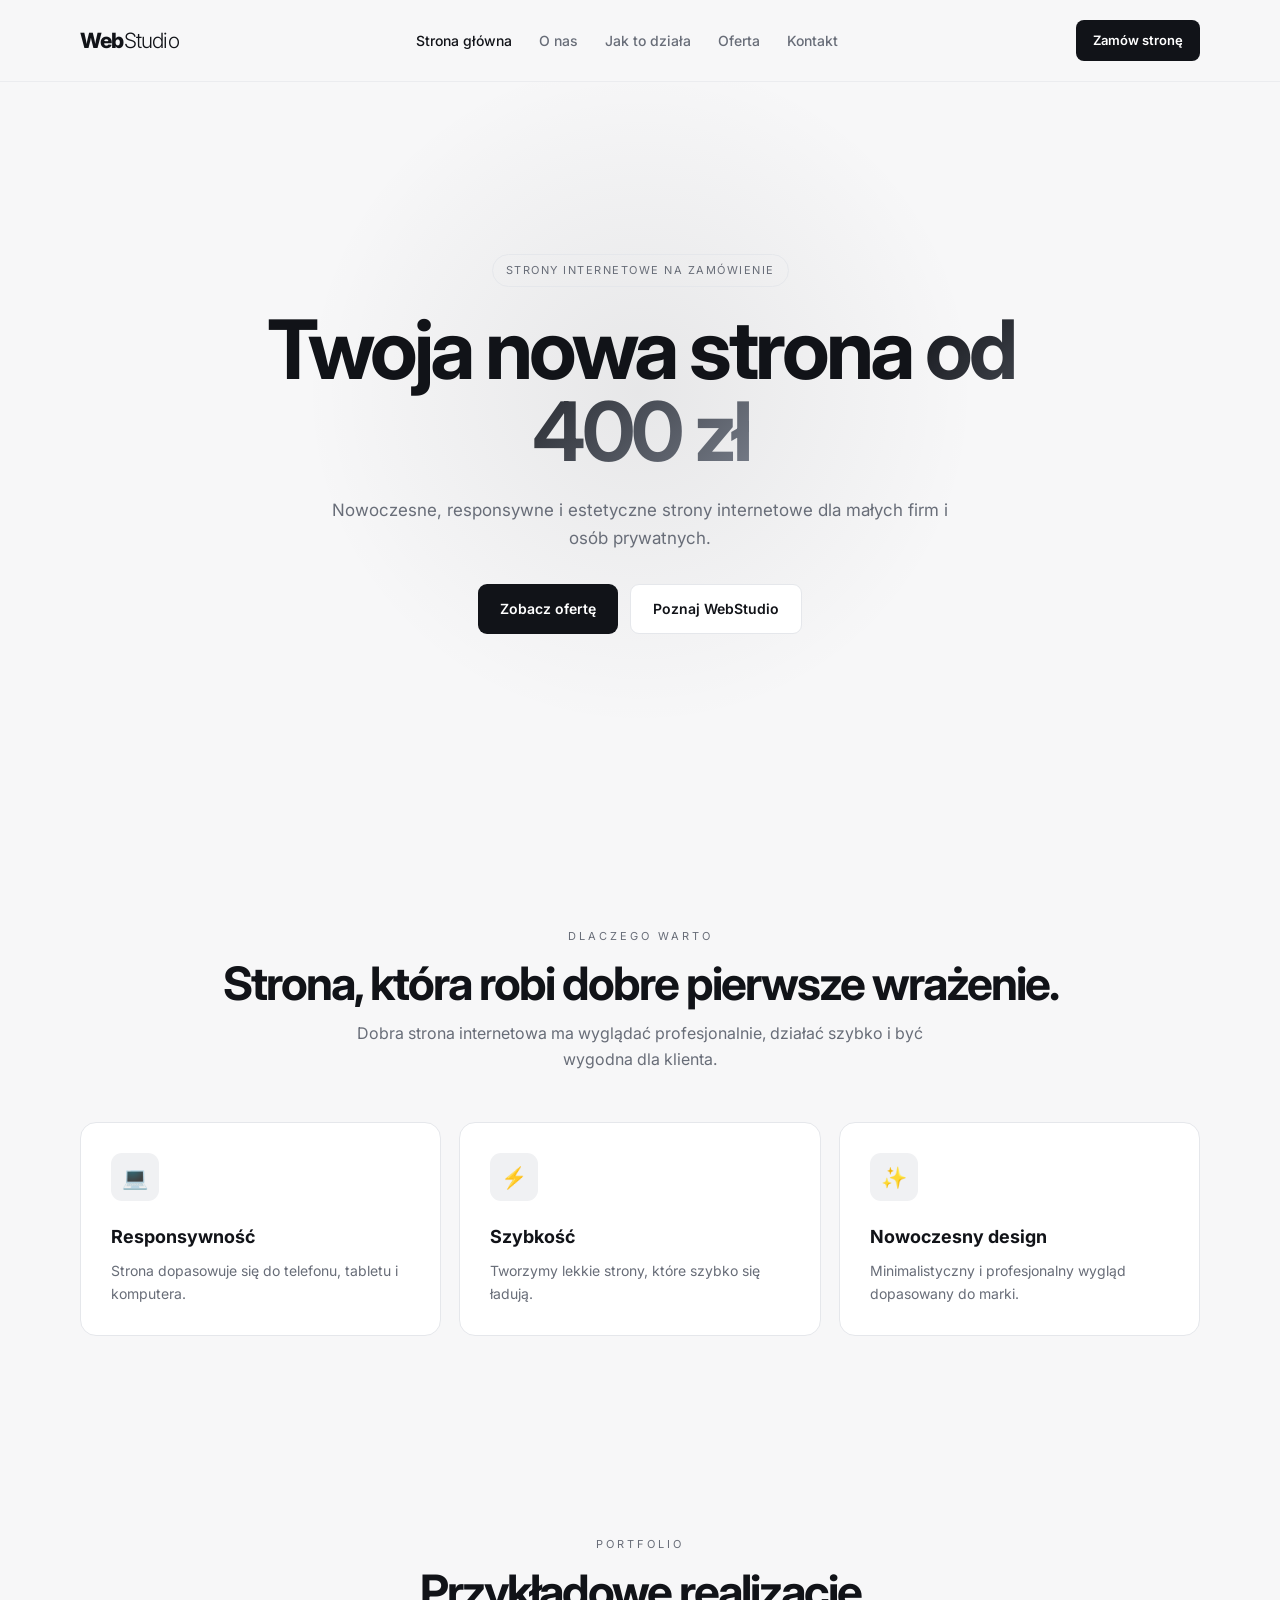
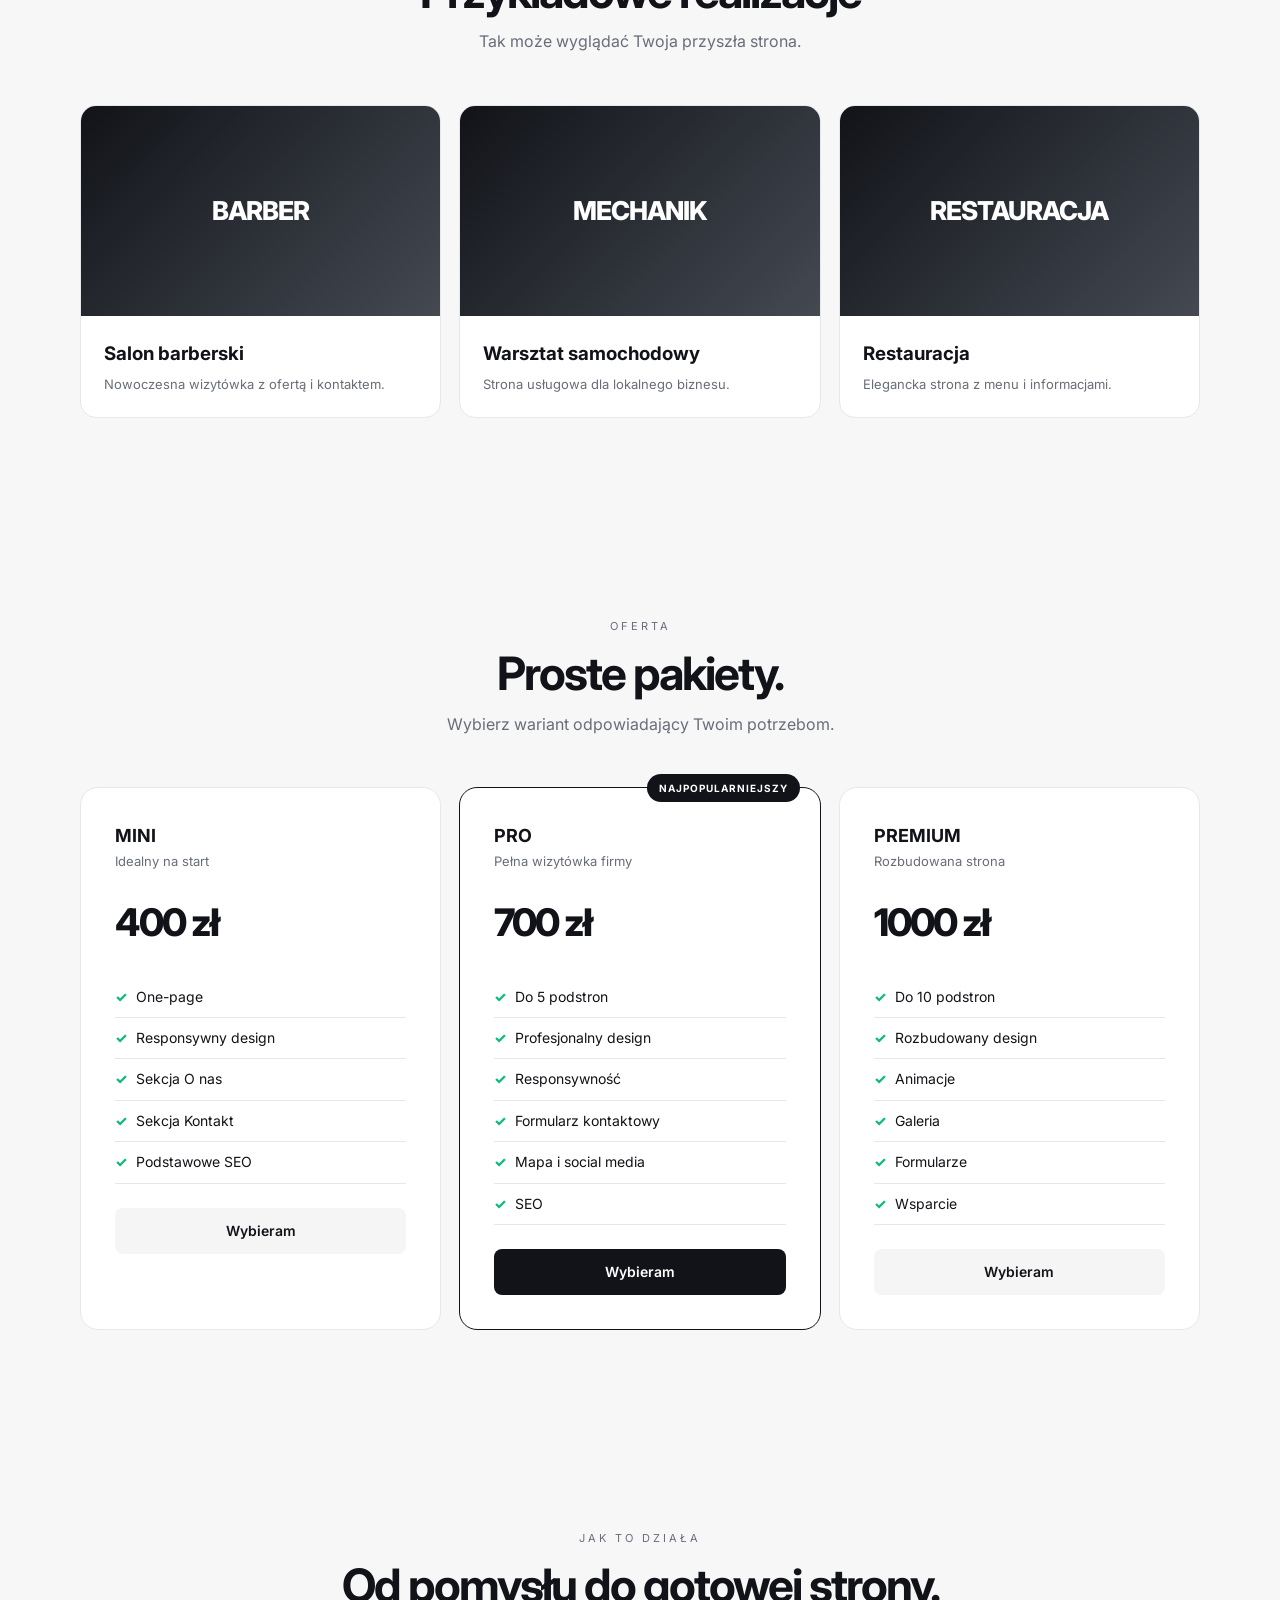
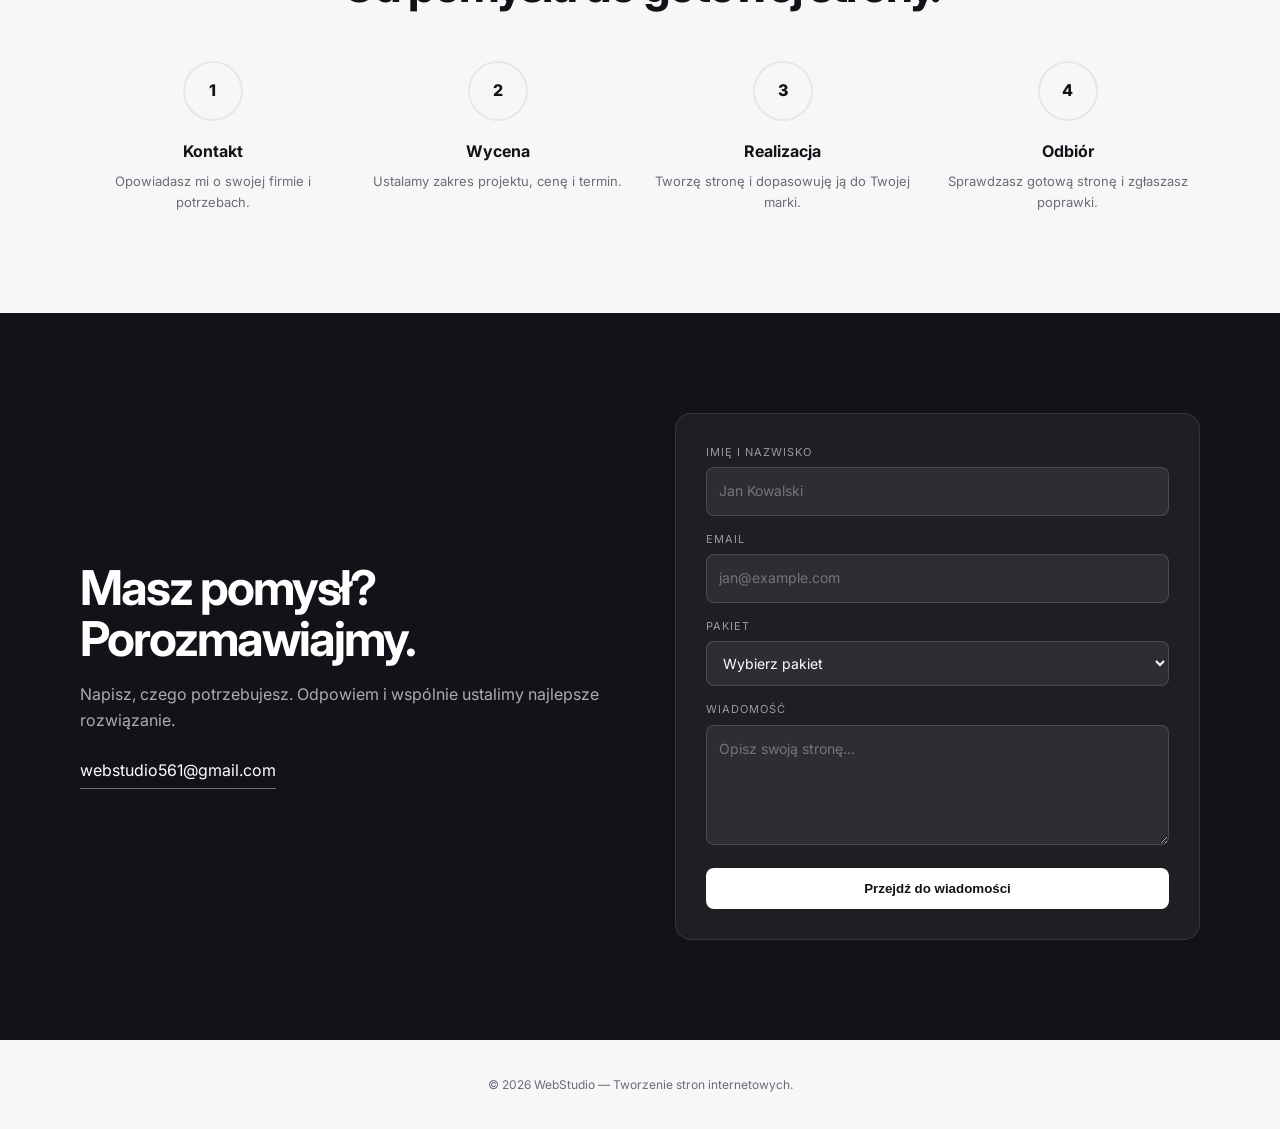
<file: index.html>
<!DOCTYPE html><html lang="pl">
<head>
<meta charset="UTF-8">
<meta name="viewport" content="width=device-width,initial-scale=1.0">
<title>WebStudio — Strony internetowe</title>
<meta name="description" content="WebStudio — nowoczesne strony internetowe dla firm i osób prywatnych.">
<link rel="preconnect" href="https://fonts.googleapis.com">
<link rel="preconnect" href="https://fonts.gstatic.com" crossorigin>
<link href="https://fonts.googleapis.com/css2?family=Inter:wght@300;400;500;600;700;800&display=swap" rel="stylesheet">
<link rel="stylesheet" href="style.css">
</head><body class="page"><nav id="navbar">
<div class="container nav-inner"><a href="index.html" class="logo">Web<span>Studio</span></a>

<ul class="nav-links" id="navLinks">
<li><a href="index.html" class="active">Strona główna</a></li>
<li><a href="o-nas.html">O nas</a></li>
<li><a href="jak-to-dziala.html">Jak to działa</a></li>
<li><a href="#oferta">Oferta</a></li>
<li><a href="#kontakt">Kontakt</a></li>
</ul><a href="#kontakt" class="nav-button">Zamów stronę</a>

<button class="mobile-toggle" onclick="toggleMenu()">☰</button>

</div>
</nav><header class="hero"><div class="container hero-content"><div class="badge">Strony internetowe na zamówienie</div><h1>
Twoja nowa strona
<span class="gradient-text">od 400 zł</span>
</h1><p>
Nowoczesne, responsywne i estetyczne strony internetowe
dla małych firm i osób prywatnych.
</p><div class="buttons"><a href="#oferta" class="btn btn-dark">Zobacz ofertę</a>

<a href="o-nas.html" class="btn btn-light">Poznaj WebStudio</a>

</div></div></header><section class="section reveal"><div class="container"><div class="section-head"><div class="label">Dlaczego warto</div><h2 class="section-title">Strona, która robi dobre pierwsze wrażenie.</h2><p class="section-subtitle">
Dobra strona internetowa ma wyglądać profesjonalnie,
działać szybko i być wygodna dla klienta.
</p></div><div class="grid"><div class="card">
<div class="icon">💻</div>
<h3>Responsywność</h3>
<p>Strona dopasowuje się do telefonu, tabletu i komputera.</p>
</div><div class="card">
<div class="icon">⚡</div>
<h3>Szybkość</h3>
<p>Tworzymy lekkie strony, które szybko się ładują.</p>
</div><div class="card">
<div class="icon">✨</div>
<h3>Nowoczesny design</h3>
<p>Minimalistyczny i profesjonalny wygląd dopasowany do marki.</p>
</div></div></div></section><section class="section reveal"><div class="container"><div class="section-head"><div class="label">Portfolio</div><h2 class="section-title">Przykładowe realizacje</h2><p class="section-subtitle">
Tak może wyglądać Twoja przyszła strona.
</p></div><div class="portfolio"><div class="project">
<div class="project-preview">BARBER</div>
<div class="project-info">
<h3>Salon barberski</h3>
<p>Nowoczesna wizytówka z ofertą i kontaktem.</p>
</div>
</div><div class="project">
<div class="project-preview">MECHANIK</div>
<div class="project-info">
<h3>Warsztat samochodowy</h3>
<p>Strona usługowa dla lokalnego biznesu.</p>
</div>
</div><div class="project">
<div class="project-preview">RESTAURACJA</div>
<div class="project-info">
<h3>Restauracja</h3>
<p>Elegancka strona z menu i informacjami.</p>
</div>
</div></div></div></section><section class="section reveal" id="oferta"><div class="container"><div class="section-head"><div class="label">Oferta</div><h2 class="section-title">Proste pakiety.</h2><p class="section-subtitle">
Wybierz wariant odpowiadający Twoim potrzebom.
</p></div><div class="pricing"><div class="price-card"><div class="price-name">MINI</div><div class="price-description">Idealny na start</div><div class="price">400 zł</div><ul class="price-list">
<li>One-page</li>
<li>Responsywny design</li>
<li>Sekcja O nas</li>
<li>Sekcja Kontakt</li>
<li>Podstawowe SEO</li>
</ul><a href="#kontakt" class="full-btn" onclick="choosePackage('Pakiet MINI — 400 zł')">
Wybieram
</a></div><div class="price-card featured"><div class="popular">Najpopularniejszy</div><div class="price-name">PRO</div><div class="price-description">Pełna wizytówka firmy</div><div class="price">700 zł</div><ul class="price-list">
<li>Do 5 podstron</li>
<li>Profesjonalny design</li>
<li>Responsywność</li>
<li>Formularz kontaktowy</li>
<li>Mapa i social media</li>
<li>SEO</li>
</ul><a href="#kontakt" class="full-btn" onclick="choosePackage('Pakiet PRO — 700 zł')">
Wybieram
</a></div><div class="price-card"><div class="price-name">PREMIUM</div><div class="price-description">Rozbudowana strona</div><div class="price">1000 zł</div><ul class="price-list">
<li>Do 10 podstron</li>
<li>Rozbudowany design</li>
<li>Animacje</li>
<li>Galeria</li>
<li>Formularze</li>
<li>Wsparcie</li>
</ul><a href="#kontakt" class="full-btn" onclick="choosePackage('Pakiet PREMIUM — 1000 zł')">
Wybieram
</a></div></div></div></section><section class="section reveal"><div class="container"><div class="section-head"><div class="label">Jak to działa</div><h2 class="section-title">Od pomysłu do gotowej strony.</h2></div><div class="process"><div class="step">
<div class="step-number">1</div>
<h3>Kontakt</h3>
<p>Opowiadasz mi o swojej firmie i potrzebach.</p>
</div><div class="step">
<div class="step-number">2</div>
<h3>Wycena</h3>
<p>Ustalamy zakres projektu, cenę i termin.</p>
</div><div class="step">
<div class="step-number">3</div>
<h3>Realizacja</h3>
<p>Tworzę stronę i dopasowuję ją do Twojej marki.</p>
</div><div class="step">
<div class="step-number">4</div>
<h3>Odbiór</h3>
<p>Sprawdzasz gotową stronę i zgłaszasz poprawki.</p>
</div></div></div></section><section class="contact reveal" id="kontakt"><div class="container contact-grid"><div><h2>Masz pomysł?<br>Porozmawiajmy.</h2><p class="contact-description">
Napisz, czego potrzebujesz. Odpowiem i wspólnie
ustalimy najlepsze rozwiązanie.
</p><a class="email-box" href="mailto:webstudio561@gmail.com">
webstudio561@gmail.com
</a></div><div class="form"><form onsubmit="sendEmail(event)"><div class="form-group">
<label>Imię i nazwisko</label>
<input id="name" type="text" placeholder="Jan Kowalski" required>
</div><div class="form-group">
<label>Email</label>
<input id="email" type="email" placeholder="jan@example.com" required>
</div><div class="form-group">
<label>Pakiet</label><select id="package" required><option value="">Wybierz pakiet</option>
<option>Pakiet MINI — 400 zł</option>
<option>Pakiet PRO — 700 zł</option>
<option>Pakiet PREMIUM — 1000 zł</option>
<option>Indywidualna wycena</option></select></div><div class="form-group">
<label>Wiadomość</label>
<textarea id="message" placeholder="Opisz swoją stronę..." required></textarea>
</div><button class="submit" type="submit">
Przejdź do wiadomości
</button></form></div></div></section><footer>
<div class="container">
© 2026 WebStudio — Tworzenie stron internetowych.
</div>
</footer><script>

function toggleMenu(){
    document.getElementById("navLinks").classList.toggle("open");
}

window.addEventListener("scroll",function(){

    document
        .getElementById("navbar")
        .classList.toggle("scrolled",window.scrollY>40);

});


function choosePackage(packageName){

    setTimeout(function(){

        document.getElementById("package").value=packageName;

    },100);

}


function sendEmail(event){

    event.preventDefault();

    const name=document.getElementById("name").value;
    const email=document.getElementById("email").value;
    const packageName=document.getElementById("package").value;
    const message=document.getElementById("message").value;

    const subject=encodeURIComponent(
        "Zapytanie o stronę — "+packageName
    );

    const body=encodeURIComponent(
        "Imię i nazwisko: "+name+
        "\nEmail: "+email+
        "\nPakiet: "+packageName+
        "\n\nWiadomość:\n"+message
    );

    window.location.href=
        "mailto:webstudio561@gmail.com"+
        "?subject="+subject+
        "&body="+body;

}


const observer=new IntersectionObserver(
    entries=>{

        entries.forEach(entry=>{

            if(entry.isIntersecting){

                entry.target.classList.add("visible");

                observer.unobserve(entry.target);

            }

        });

    },
    {threshold:.12}
);

document.querySelectorAll(".reveal").forEach(
    element=>observer.observe(element)
);

</script></body>
   </html>
</file>
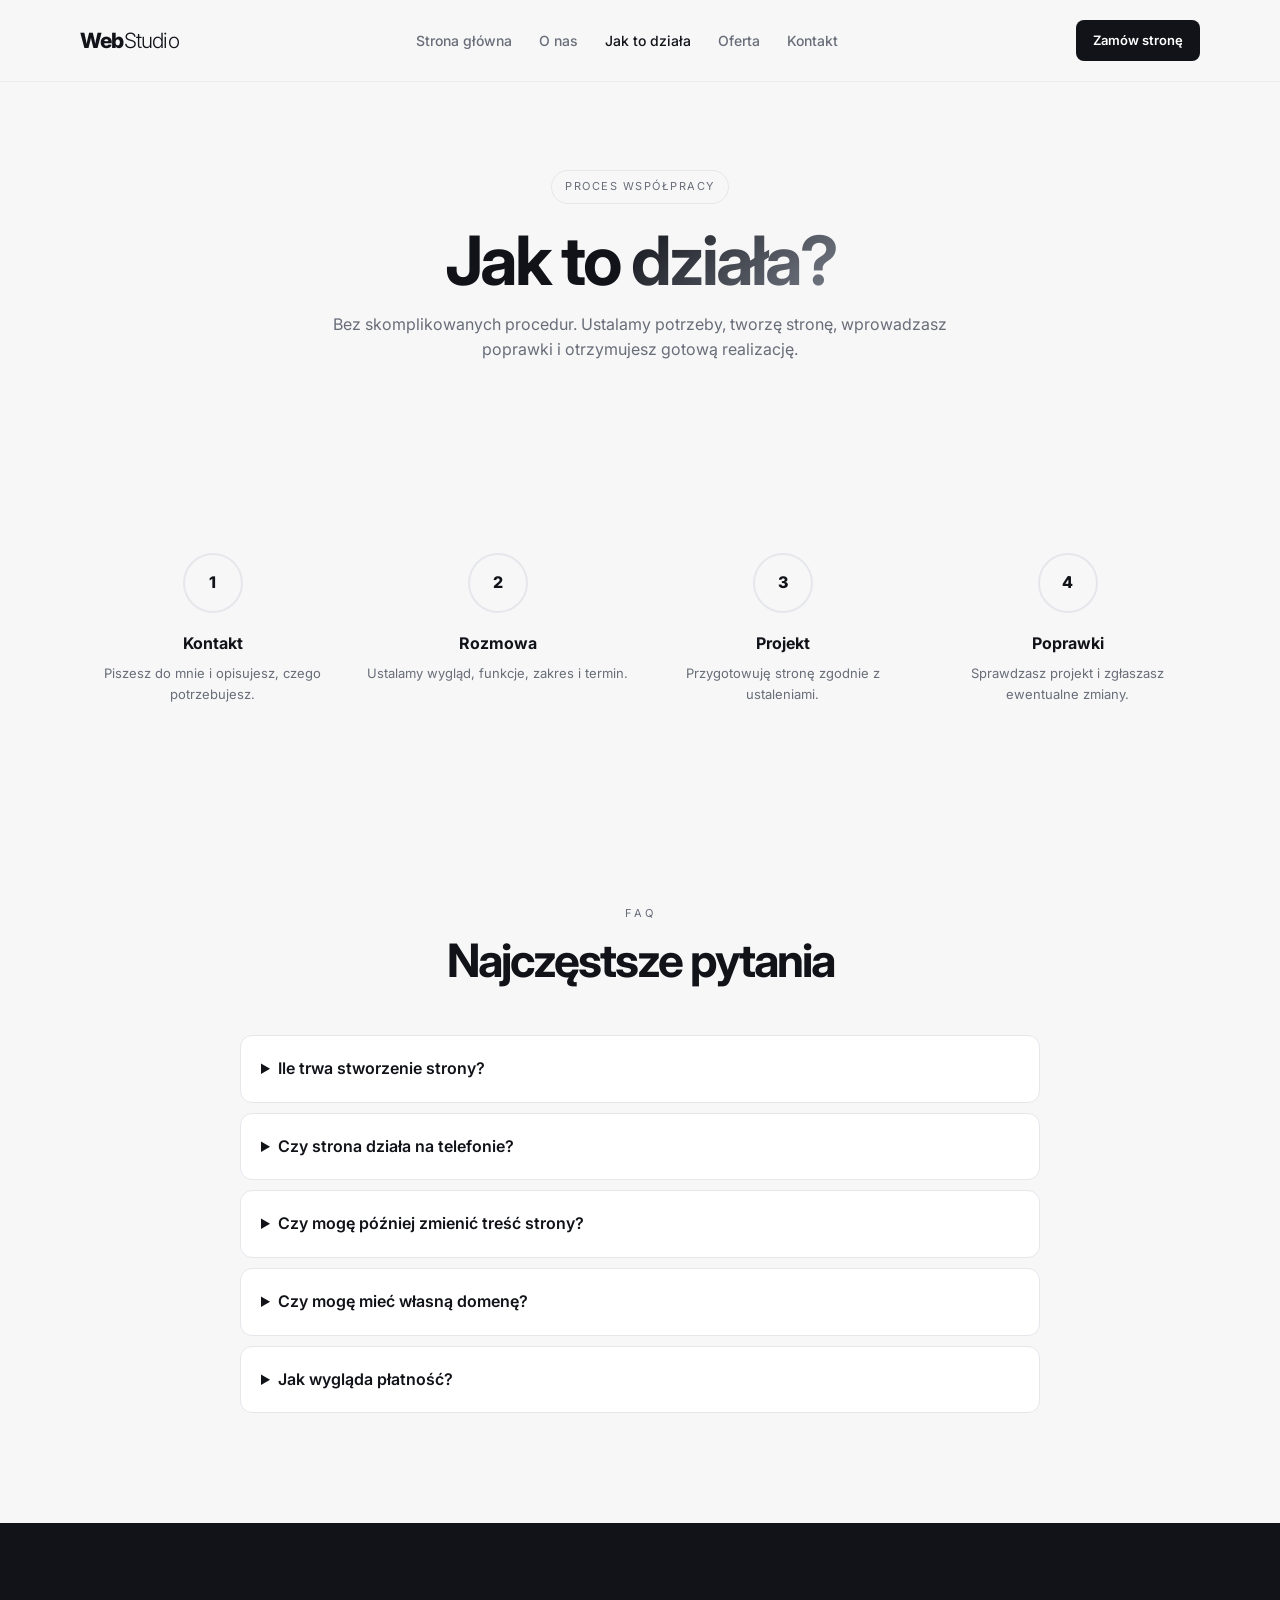
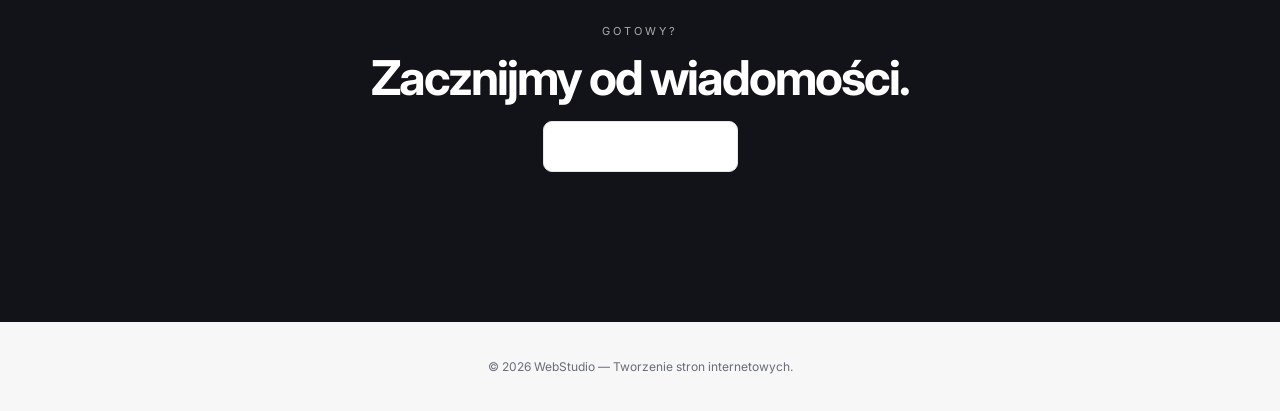
<file: jak-to-dziala.html>
<!DOCTYPE html><html lang="pl">
<head>
<meta charset="UTF-8">
<meta name="viewport" content="width=device-width,initial-scale=1.0">
<title>Jak to działa — WebStudio</title>
<link href="https://fonts.googleapis.com/css2?family=Inter:wght@300;400;500;600;700;800&display=swap" rel="stylesheet">
<link rel="stylesheet" href="style.css">
</head><body class="page"><nav id="navbar">
<div class="container nav-inner"><a href="index.html" class="logo">Web<span>Studio</span></a>

<ul class="nav-links" id="navLinks">
<li><a href="index.html">Strona główna</a></li>
<li><a href="o-nas.html">O nas</a></li>
<li><a href="jak-to-dziala.html" class="active">Jak to działa</a></li>
<li><a href="index.html#oferta">Oferta</a></li>
<li><a href="index.html#kontakt">Kontakt</a></li>
</ul><a href="index.html#kontakt" class="nav-button">Zamów stronę</a>

<button class="mobile-toggle" onclick="toggleMenu()">☰</button>

</div>
</nav><header class="page-hero"><div class="container"><div class="badge">Proces współpracy</div><h1>
Jak to <span class="gradient-text">działa?</span>
</h1><p>
Bez skomplikowanych procedur.
Ustalamy potrzeby, tworzę stronę, wprowadzasz poprawki
i otrzymujesz gotową realizację.
</p></div></header><section class="section reveal"><div class="container"><div class="process"><div class="step">
<div class="step-number">1</div>
<h3>Kontakt</h3>
<p>
Piszesz do mnie i opisujesz,
czego potrzebujesz.
</p>
</div><div class="step">
<div class="step-number">2</div>
<h3>Rozmowa</h3>
<p>
Ustalamy wygląd, funkcje,
zakres i termin.
</p>
</div><div class="step">
<div class="step-number">3</div>
<h3>Projekt</h3>
<p>
Przygotowuję stronę zgodnie
z ustaleniami.
</p>
</div><div class="step">
<div class="step-number">4</div>
<h3>Poprawki</h3>
<p>
Sprawdzasz projekt i zgłaszasz
ewentualne zmiany.
</p>
</div></div></div></section><section class="section reveal"><div class="container"><div class="section-head"><div class="label">FAQ</div><h2 class="section-title">
Najczęstsze pytania
</h2></div><div class="faq"><details class="faq-item">
<summary>Ile trwa stworzenie strony?</summary>
<div class="faq-answer">
W zależności od zakresu projektu zazwyczaj kilka dni roboczych.
Dokładny termin ustalamy przed rozpoczęciem realizacji.
</div>
</details><details class="faq-item">
<summary>Czy strona działa na telefonie?</summary>
<div class="faq-answer">
Tak. Strony są przygotowywane responsywnie,
więc dopasowują się do ekranów telefonów, tabletów i komputerów.
</div>
</details><details class="faq-item">
<summary>Czy mogę później zmienić treść strony?</summary>
<div class="faq-answer">
Tak. Możemy ustalić późniejsze aktualizacje
i dodatkowe zmiany.
</div>
</details><details class="faq-item">
<summary>Czy mogę mieć własną domenę?</summary>
<div class="faq-answer">
Tak. Stronę można później podpiąć pod własną domenę,
np. twojafirma.pl.
</div>
</details><details class="faq-item">
<summary>Jak wygląda płatność?</summary>
<div class="faq-answer">
Szczegóły płatności ustalamy indywidualnie przed rozpoczęciem
realizacji projektu.
</div>
</details></div></div></section><section class="contact reveal"><div class="container"><div class="section-head"><div class="label" style="color:#aaa">Gotowy?</div><h2>
Zacznijmy od wiadomości.
</h2><div class="buttons"><a href="index.html#kontakt" class="btn btn-light">
Napisz do WebStudio
</a></div></div></div></section><footer>
<div class="container">
© 2026 WebStudio — Tworzenie stron internetowych.
</div>
</footer><script>

function toggleMenu(){
    document.getElementById("navLinks").classList.toggle("open");
}

window.addEventListener("scroll",function(){

    document
        .getElementById("navbar")
        .classList.toggle("scrolled",window.scrollY>40);

});

const observer=new IntersectionObserver(
    entries=>{
        entries.forEach(entry=>{
            if(entry.isIntersecting){
                entry.target.classList.add("visible");
                observer.unobserve(entry.target);
            }
        });
    },
    {threshold:.12}
);

document.querySelectorAll(".reveal").forEach(
    element=>observer.observe(element)
);

</script></body>
</html>
</file>
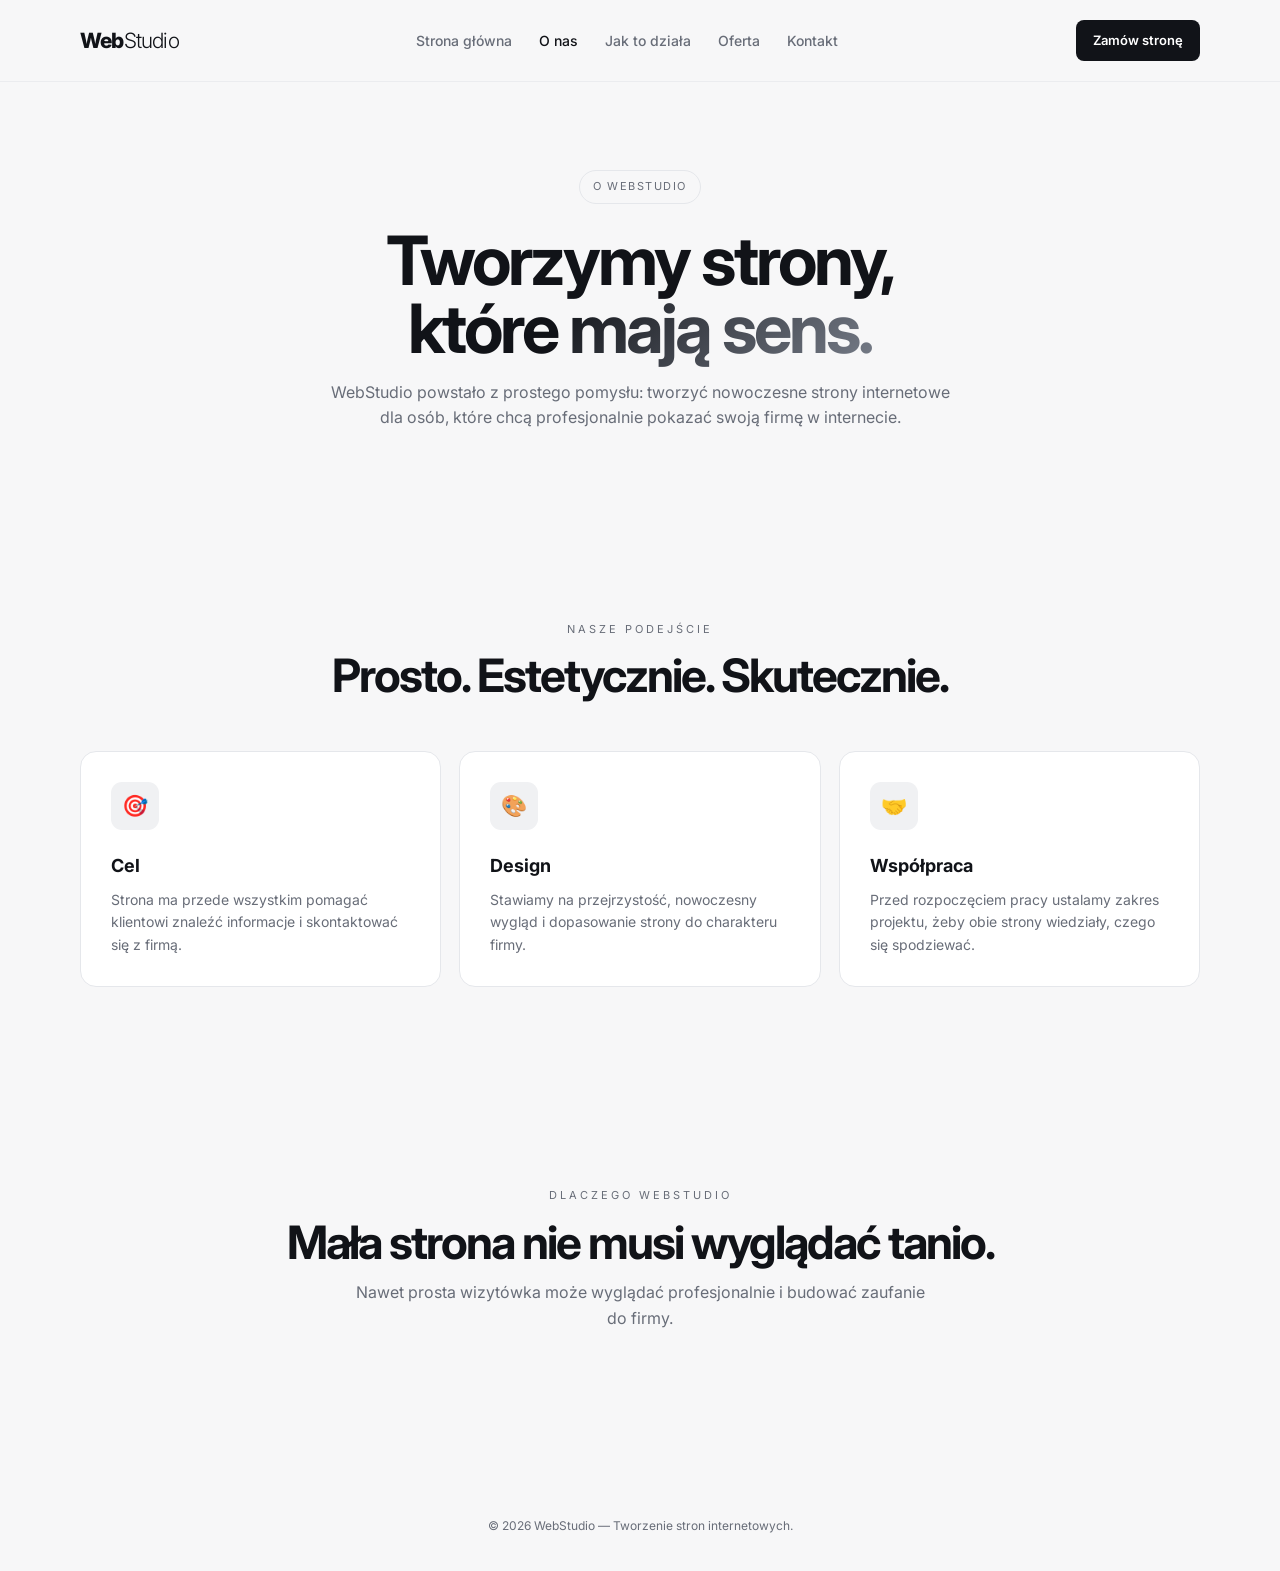
<file: o-nas.html>
<!DOCTYPE html><html lang="pl">
<head>
<meta charset="UTF-8">
<meta name="viewport" content="width=device-width,initial-scale=1.0">
<title>O nas — WebStudio</title>
<link href="https://fonts.googleapis.com/css2?family=Inter:wght@300;400;500;600;700;800&display=swap" rel="stylesheet">
<link rel="stylesheet" href="style.css">
</head><body class="page"><nav id="navbar">
<div class="container nav-inner"><a href="index.html" class="logo">Web<span>Studio</span></a>

<ul class="nav-links" id="navLinks">
<li><a href="index.html">Strona główna</a></li>
<li><a href="o-nas.html" class="active">O nas</a></li>
<li><a href="jak-to-dziala.html">Jak to działa</a></li>
<li><a href="index.html#oferta">Oferta</a></li>
<li><a href="index.html#kontakt">Kontakt</a></li>
</ul><a href="index.html#kontakt" class="nav-button">Zamów stronę</a>

<button class="mobile-toggle" onclick="toggleMenu()">☰</button>

</div>
</nav><header class="page-hero"><div class="container"><div class="badge">O WebStudio</div><h1>
Tworzymy strony,<br>
które <span class="gradient-text">mają sens.</span>
</h1><p>
WebStudio powstało z prostego pomysłu:
tworzyć nowoczesne strony internetowe dla osób,
które chcą profesjonalnie pokazać swoją firmę w internecie.
</p></div></header><section class="section reveal"><div class="container"><div class="section-head"><div class="label">Nasze podejście</div><h2 class="section-title">
Prosto. Estetycznie. Skutecznie.
</h2></div><div class="grid"><div class="card">
<div class="icon">🎯</div>
<h3>Cel</h3>
<p>
Strona ma przede wszystkim pomagać klientowi
znaleźć informacje i skontaktować się z firmą.
</p>
</div><div class="card">
<div class="icon">🎨</div>
<h3>Design</h3>
<p>
Stawiamy na przejrzystość, nowoczesny wygląd
i dopasowanie strony do charakteru firmy.
</p>
</div><div class="card">
<div class="icon">🤝</div>
<h3>Współpraca</h3>
<p>
Przed rozpoczęciem pracy ustalamy zakres projektu,
żeby obie strony wiedziały, czego się spodziewać.
</p>
</div></div></div></section><section class="section reveal"><div class="container"><div class="section-head"><div class="label">Dlaczego WebStudio</div><h2 class="section-title">
Mała strona nie musi wyglądać tanio.
</h2><p class="section-subtitle">
Nawet prosta wizytówka może wyglądać profesjonalnie
i budować zaufanie do firmy.
</p></div></div></section><footer>
<div class="container">
© 2026 WebStudio — Tworzenie stron internetowych.
</div>
</footer><script>

function toggleMenu(){
    document.getElementById("navLinks").classList.toggle("open");
}

window.addEventListener("scroll",function(){

    document
        .getElementById("navbar")
        .classList.toggle("scrolled",window.scrollY>40);

});

const observer=new IntersectionObserver(
    entries=>{
        entries.forEach(entry=>{
            if(entry.isIntersecting){
                entry.target.classList.add("visible");
                observer.unobserve(entry.target);
            }
        });
    },
    {threshold:.12}
);

document.querySelectorAll(".reveal").forEach(
    element=>observer.observe(element)
);

</script></body>
</html>
</file>
<file: style.css>
:root{
--bg:#f7f7f8;
--white:#ffffff;
--text:#111318;
--muted:#686d78;
--border:#e5e7eb;
--dark:#111318;
--dark2:#1b1d23;
--green:#10b981;
--shadow:0 20px 60px rgba(17,19,24,.08);
}

*{
margin:0;
padding:0;
box-sizing:border-box;
}

html{
scroll-behavior:smooth;
}

body{
font-family:Inter,Arial,sans-serif;
background:var(--bg);
color:var(--text);
line-height:1.6;
overflow-x:hidden;
}

a{
color:inherit;
}

.container{
width:min(1120px,calc(100% - 40px));
margin:auto;
}

.page{
animation:pageIn .55s ease;
}

@keyframes pageIn{
from{
opacity:0;
transform:translateY(15px);
}
to{
opacity:1;
transform:translateY(0);
}
}

/* NAVIGATION */

nav{
position:fixed;
top:0;
left:0;
width:100%;
z-index:1000;
padding:20px 0;
background:rgba(247,247,248,.82);
backdrop-filter:blur(18px);
border-bottom:1px solid rgba(229,231,235,.7);
transition:.3s;
}

nav.scrolled{
padding:13px 0;
box-shadow:0 8px 30px rgba(0,0,0,.05);
}

.nav-inner{
display:flex;
align-items:center;
justify-content:space-between;
}

.logo{
text-decoration:none;
font-size:21px;
font-weight:800;
letter-spacing:-.8px;
}

.logo span{
font-weight:300;
}

.nav-links{
display:flex;
gap:27px;
list-style:none;
}

.nav-links a{
text-decoration:none;
color:var(--muted);
font-size:14px;
font-weight:500;
transition:.25s;
}

.nav-links a:hover,
.nav-links a.active{
color:var(--text);
}

.nav-button{
text-decoration:none;
background:var(--dark);
color:#fff;
padding:10px 17px;
border-radius:8px;
font-size:13px;
font-weight:600;
transition:.25s;
}

.nav-button:hover{
transform:translateY(-2px);
box-shadow:0 10px 25px rgba(0,0,0,.15);
}

.mobile-toggle{
display:none;
border:0;
background:none;
cursor:pointer;
font-size:24px;
}

/* HERO */

.hero{
min-height:92vh;
display:flex;
align-items:center;
text-align:center;
padding:150px 0 90px;
position:relative;
overflow:hidden;
}

.hero::before{
content:"";
position:absolute;
width:700px;
height:700px;
left:50%;
top:5%;
transform:translateX(-50%);
background:radial-gradient(circle,rgba(17,19,24,.07),transparent 68%);
pointer-events:none;
animation:glow 8s ease-in-out infinite;
}

@keyframes glow{
0%,100%{transform:translateX(-50%) scale(1)}
50%{transform:translateX(-50%) scale(1.08)}
}

.hero-content{
position:relative;
z-index:1;
width:100%;
}

.badge{
display:inline-block;
padding:7px 13px;
border:1px solid var(--border);
border-radius:50px;
color:var(--muted);
font-size:11px;
letter-spacing:1.5px;
text-transform:uppercase;
margin-bottom:22px;
}

.hero h1{
font-size:clamp(42px,7vw,82px);
line-height:1;
letter-spacing:-4px;
max-width:900px;
margin:0 auto 24px;
}

.gradient-text{
background:linear-gradient(135deg,#111318,#777d89);
-webkit-background-clip:text;
-webkit-text-fill-color:transparent;
}

.hero p{
color:var(--muted);
max-width:630px;
margin:0 auto 32px;
font-size:17px;
}

.buttons{
display:flex;
justify-content:center;
gap:12px;
flex-wrap:wrap;
}

.btn{
display:inline-flex;
align-items:center;
justify-content:center;
padding:13px 22px;
border-radius:9px;
text-decoration:none;
font-size:14px;
font-weight:600;
transition:.3s;
}

.btn-dark{
background:var(--dark);
color:white;
}

.btn-light{
border:1px solid var(--border);
background:white;
}

.btn:hover{
transform:translateY(-3px);
box-shadow:0 12px 30px rgba(0,0,0,.1);
}

/* SECTIONS */

.section{
padding:100px 0;
}

.section-head{
text-align:center;
margin-bottom:50px;
}

.label{
color:var(--muted);
font-size:11px;
letter-spacing:3px;
text-transform:uppercase;
margin-bottom:12px;
}

.section-title{
font-size:clamp(30px,4vw,46px);
line-height:1.1;
letter-spacing:-2px;
margin-bottom:13px;
}

.section-subtitle{
color:var(--muted);
max-width:580px;
margin:auto;
}

/* CARDS */

.grid{
display:grid;
grid-template-columns:repeat(3,1fr);
gap:18px;
}

.card{
background:var(--white);
border:1px solid var(--border);
border-radius:16px;
padding:30px;
transition:.35s;
}

.card:hover{
transform:translateY(-7px);
box-shadow:var(--shadow);
border-color:transparent;
}

.icon{
width:48px;
height:48px;
display:flex;
align-items:center;
justify-content:center;
background:#f0f1f3;
border-radius:11px;
margin-bottom:22px;
font-size:21px;
}

.card h3{
margin-bottom:8px;
font-size:18px;
}

.card p{
color:var(--muted);
font-size:14px;
}

/* PRICING */

.pricing{
display:grid;
grid-template-columns:repeat(3,1fr);
gap:18px;
}

.price-card{
background:white;
border:1px solid var(--border);
border-radius:18px;
padding:34px;
position:relative;
transition:.35s;
}

.price-card:hover{
transform:translateY(-8px);
box-shadow:var(--shadow);
}

.price-card.featured{
border:1.5px solid var(--dark);
}

.popular{
position:absolute;
right:20px;
top:0;
transform:translateY(-50%);
background:var(--dark);
color:white;
border-radius:30px;
padding:6px 12px;
font-size:10px;
font-weight:700;
letter-spacing:1px;
text-transform:uppercase;
}

.price-name{
font-size:18px;
font-weight:700;
}

.price-description{
color:var(--muted);
font-size:13px;
margin-bottom:20px;
}

.price{
font-size:38px;
font-weight:800;
letter-spacing:-2px;
}

.price-list{
list-style:none;
margin:24px 0;
}

.price-list li{
border-bottom:1px solid var(--border);
padding:9px 0;
font-size:14px;
}

.price-list li::before{
content:"✓";
color:var(--green);
font-weight:800;
margin-right:9px;
}

.full-btn{
display:block;
width:100%;
text-align:center;
padding:12px;
border-radius:8px;
text-decoration:none;
background:#f5f5f6;
font-weight:600;
font-size:14px;
transition:.25s;
}

.featured .full-btn,
.full-btn:hover{
background:var(--dark);
color:white;
}

/* PORTFOLIO */

.portfolio{
display:grid;
grid-template-columns:repeat(3,1fr);
gap:18px;
}

.project{
background:white;
border:1px solid var(--border);
border-radius:16px;
overflow:hidden;
transition:.35s;
}

.project:hover{
transform:translateY(-7px);
box-shadow:var(--shadow);
}

.project-preview{
height:210px;
background:linear-gradient(135deg,#111318,#444952);
display:flex;
align-items:center;
justify-content:center;
color:white;
font-size:26px;
font-weight:800;
letter-spacing:-1px;
}

.project-info{
padding:23px;
}

.project-info h3{
margin-bottom:5px;
}

.project-info p{
color:var(--muted);
font-size:13px;
}

/* PROCESS */

.process{
display:grid;
grid-template-columns:repeat(4,1fr);
gap:20px;
}

.step{
text-align:center;
}

.step-number{
width:60px;
height:60px;
margin:0 auto 18px;
display:flex;
align-items:center;
justify-content:center;
border:2px solid var(--border);
border-radius:50%;
font-weight:800;
transition:.3s;
}

.step:hover .step-number{
background:var(--dark);
color:white;
border-color:var(--dark);
transform:scale(1.08);
}

.step h3{
font-size:16px;
margin-bottom:7px;
}

.step p{
color:var(--muted);
font-size:13px;
}

/* DARK CONTACT */

.contact{
background:var(--dark);
color:white;
padding:100px 0;
}

.contact-grid{
display:grid;
grid-template-columns:1fr 1fr;
gap:70px;
align-items:center;
}

.contact h2{
font-size:48px;
line-height:1.05;
letter-spacing:-2px;
margin-bottom:18px;
}

.contact-description{
color:rgba(255,255,255,.65);
margin-bottom:25px;
}

.email-box{
display:inline-block;
color:white;
text-decoration:none;
border-bottom:1px solid rgba(255,255,255,.4);
padding-bottom:4px;
}

.form{
background:rgba(255,255,255,.05);
border:1px solid rgba(255,255,255,.1);
padding:30px;
border-radius:16px;
}

.form-group{
margin-bottom:15px;
}

.form-group label{
display:block;
font-size:11px;
text-transform:uppercase;
letter-spacing:1px;
color:rgba(255,255,255,.55);
margin-bottom:6px;
}

.form-group input,
.form-group textarea,
.form-group select{
width:100%;
padding:12px;
border-radius:8px;
border:1px solid rgba(255,255,255,.14);
background:rgba(255,255,255,.07);
color:white;
font:inherit;
font-size:14px;
}

.form-group input:focus,
.form-group textarea:focus,
.form-group select:focus{
outline:none;
border-color:rgba(255,255,255,.45);
}

.form-group textarea{
min-height:120px;
resize:vertical;
}

.form-group select option{
background:#111318;
}

.submit{
width:100%;
border:0;
border-radius:8px;
padding:13px;
background:white;
color:var(--dark);
font-weight:700;
cursor:pointer;
transition:.25s;
}

.submit:hover{
transform:translateY(-2px);
}

/* PAGE HERO */

.page-hero{
padding:170px 0 90px;
text-align:center;
}

.page-hero h1{
font-size:clamp(42px,6vw,68px);
line-height:1;
letter-spacing:-3px;
margin-bottom:18px;
}

.page-hero p{
max-width:620px;
margin:auto;
color:var(--muted);
}

/* FAQ */

.faq{
max-width:800px;
margin:auto;
}

.faq-item{
background:white;
border:1px solid var(--border);
border-radius:12px;
margin-bottom:10px;
overflow:hidden;
}

.faq-item summary{
cursor:pointer;
padding:20px;
font-weight:600;
}

.faq-answer{
padding:0 20px 20px;
color:var(--muted);
font-size:14px;
}

/* FOOTER */

footer{
padding:35px 0;
text-align:center;
color:var(--muted);
font-size:12px;
background:var(--bg);
}

/* SCROLL ANIMATION */

.reveal{
opacity:0;
transform:translateY(30px);
transition:opacity .7s ease,transform .7s ease;
}

.reveal.visible{
opacity:1;
transform:translateY(0);
}

/* MOBILE */

@media(max-width:800px){

.nav-links{
    position:absolute;
    left:20px;
    right:20px;
    top:70px;
    display:none;
    flex-direction:column;
    gap:0;
    background:white;
    border:1px solid var(--border);
    border-radius:12px;
    padding:10px;
    box-shadow:var(--shadow);
}

.nav-links.open{
    display:flex;
}

.nav-links a{
    display:block;
    padding:12px;
}

.mobile-toggle{
    display:block;
}

.nav-button{
    display:none;
}

.hero{
    min-height:85vh;
    padding-top:140px;
}

.hero h1{
    letter-spacing:-2.5px;
}

.grid,
.pricing,
.portfolio{
    grid-template-columns:1fr;
}

.process{
    grid-template-columns:1fr 1fr;
}

.contact-grid{
    grid-template-columns:1fr;
    gap:35px;
}

.contact h2{
    font-size:38px;
}

}

@media(max-width:500px){

.container{
    width:min(100% - 28px,1120px);
}

.section{
    padding:75px 0;
}

.process{
    grid-template-columns:1fr;
}

.hero h1{
    font-size:43px;
}

.buttons{
    flex-direction:column;
}

.btn{
    width:100%;
}

  }
</file>
